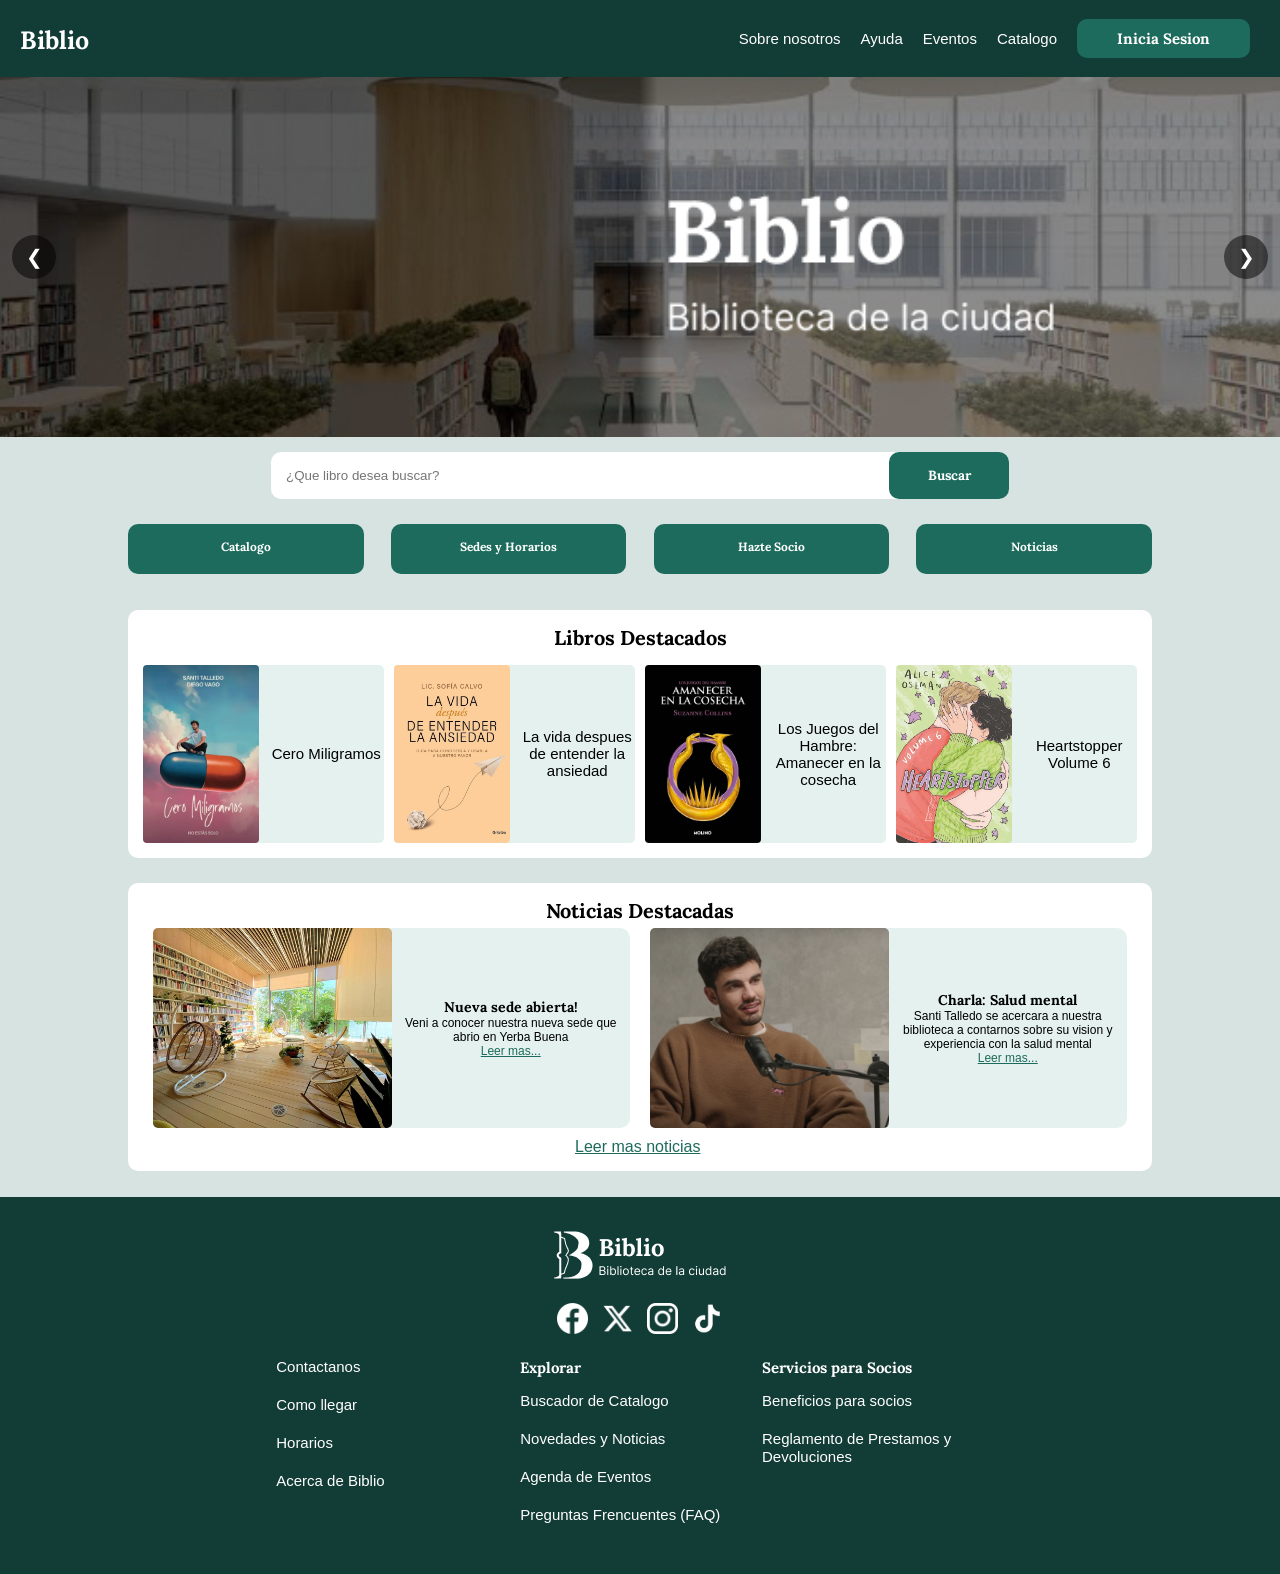
<file: index.html>
<!DOCTYPE html>
<html lang="es">
<head>
    <meta charset="UTF-8">
    <meta name="viewport" content="width=device-width, initial-scale=1.0">
    <title>Biblio</title>
    <link rel="stylesheet" href="./principal.css">
    <script src="./principal.js" defer></script>
    <link rel="preconnect" href="https://fonts.googleapis.com">
    <link rel="preconnect" href="https://fonts.gstatic.com" crossorigin>
    <link href="https://fonts.googleapis.com/css2?family=Lora:ital,wght@0,400..700;1,400..700&display=swap" rel="stylesheet">
    <link rel="icon" href="./imagenes/iconos/icono.jpeg">
</head>
<body>
    <header class="header">
        <div class="header__logo">
            <h1><a href="./index.html" class="logo__a">Biblio</a></h1>
        </div>
        <input type="checkbox" id="open-menu" class="nav-checkbox">
        <label for="open-menu" class="header__open-nav-button" aria-label="Abrir menú de navegación">
            <img src="./imagenes/iconos/menu.png" alt="Menu" class="menu-icon" aria-hidden="true">
        </label>
        <nav class="header__nav">
            <ul class="nav__list">
                <li><a href="./404.html" class="list-item-1">Inicia Sesion</a></li>
                <li><a href="./404.html" class="list-item">Catalogo</a></li>
                <li><a href="./404.html" class="list-item">Eventos</a></li>
                <li><a href="./404.html" class="list-item">Ayuda</a></li>
                <li><a href="./404.html" class="list-item">Sobre nosotros</a></li>
            </ul>
        </nav>
    </header>
    <main>
        <section class="main__carrousel">
            <div class="carousel-wrapper">
                <button id="prevBtn" class="carousel-btn left" aria-label="Imagen anterior">❮</button>
                <div class="carousel-container">
                    <div class="carousel-track" id="track">
                        <div class="carousel-slide">
                            <img src="./imagenes/carrusel/Carrusel_Logo.jpg" alt="Logo de la biblioteca Biblio en pantalla destacada">
                        </div>
                        <div class="carousel-slide">
                            <img src="./imagenes/carrusel/Carrusel_IA.jpg" alt="Banner sobre inteligencia artificial y libros">
                        </div>
                        <div class="carousel-slide">
                            <img src="./imagenes/carrusel/Carrusel_Santi.jpg" alt="Promoción de charla especial con Santi Talledo">
                        </div>
                    </div>
                </div>
                <button id="nextBtn" class="carousel-btn right" aria-label="Siguiente Imagen">❯</button>
            </div>
        </section>
        <section class="section__actions">
            <article class="buscador__container">
                <form class="buscador__input">
                    <input type="text" id="searchInput" placeholder="¿Que libro desea buscar?" class="input-buscar" aria-label="Buscar libro en el catálogo">
                    <button type="submit" class="buscador-button" aria-label="Realizar búsqueda">
                        <img src="./imagenes/iconos/search.png" alt="" class="buscador-icon" aria-hidden="true">
                        <span class="web-buscar">Buscar</span>
                    </button>
                </form>
            </article>
            <article class="CTAs">
                <a href="./404.html" class="cta__a">Catalogo</a>
                <a href="./404.html" class="cta__a">Sedes y Horarios</a>
                <a href="./404.html" class="cta__a">Hazte Socio</a>
                <a href="./404.html" class="cta__a">Noticias</a>
            </article>
        </section>
        <section class="section__libros">
            <h2>Libros Destacados</h2>
            <article class="libros__grid">
                <div class="grid__item">
                    <button class="close-btn" aria-label="Cerrar detalles del libro">✕</button>
                    <div class="item__img">
                        <img src="./imagenes/libros destacados/cero miligramos.webp" alt="Portada del libro Cero Miligramos" class="grid-libro">
                    </div>
                    <div class="item__info">
                        <p class="titulo-libro">Cero Miligramos</p>
                        <p class="desc-libro">Con una narrativa honesta y momentos de humor que iluminan incluso los episodios más oscuros, Cero Miligramos es un relato conmovedor sobre el crecimiento personal, la aceptación de uno mismo y el poder transformador del arte y los vínculos profundos. Esta novela invita a reflexionar, reír y emocionarse, recordándonos que siempre puede haber una salida, incluso en los momentos más difíciles.</p>
                    </div>
                </div>
                <div class="grid__item">
                    <button class="close-btn" aria-label="Cerrar detalles del libro">✕</button>
                    <div class="item__img">
                        <img src="./imagenes/libros destacados/sofi calvo libro.webp" alt="Portada del libro La vida después de entender la ansiedad" class="grid-libro">
                    </div>
                    <div class="item__info">
                        <p class="titulo-libro">La vida despues de entender la ansiedad</p>
                        <p class="desc-libro">A partir de su experiencia como psicóloga y de una búsqueda personal, Sofía Calvo propone una manera distinta de pensar la ansiedad: dejar de verla como una enemiga para reconocerla como una señal que merece ser escuchada. Una reflexión sobre el malestar de nuestro tiempo para dejar de confundir sobrevivir con vivir.</p>
                    </div>
                </div>
                <div class="grid__item">
                    <button class="close-btn" aria-label="Cerrar detalles del libro">✕</button>
                    <div class="item__img">
                        <img src="./imagenes/libros destacados/los juegos del hambre.webp" alt="Portada del libro Los Juegos del Hambre: Amanecer en la cosecha" class="grid-libro">
                    </div>
                    <div class="item__info">
                        <p class="titulo-libro">Los Juegos del Hambre: Amanecer en la cosecha</p>
                        <p class="desc-libro">En el Distrito 12, Haymitch Abernathy intenta no pensar demasiado en sus probabilidades. Lo único que le importa es que se acabe el día para poder estar con su chica. Cuando anuncian el nombre de Haymitch, todos sus sueños se rompen en pedazos. Lo separan de su familia y de su amada, y lo envían al Capitolio con los otros tres tributos del Distrito 12: una amiga que es casi como una hermana pequeña para él, un chico obsesionado con analizar apuestas y la chica más estirada de la ciudad. Cuando empiezan los Juegos, Haymitch comprende que en el Capitolio quieren que fracase. Sin embargo, algo dentro de él desea luchar… y que el eco de esa lucha llegue mucho más allá de la mortífera arena.</p>
                    </div>
                </div>
                <div class="grid__item">
                    <button class="close-btn" aria-label="Cerrar detalles del libro">✕</button>
                    <div class="item__img">
                        <img src="./imagenes/libros destacados/heartstopper 6.webp" alt="Portada del libro Heartstopper: Volume 6" class="grid-libro">
                    </div>
                    <div class="item__info">
                        <p class="titulo-libro">Heartstopper Volume 6</p>
                        <p class="desc-libro">Todo el mundo en la escuela conoce a Nick y Charlie. Todos saben que estaran juntos por siempre. Pero Charlie esta ocupado en su campaa para ser delegado. Y, mientras Nick se prepara para ir a la universidad, comienza a preguntarse quien sera el sin su novio… Este es el sexto y ultimo tomo de Heartstopper, el bestseller con millones de copias vendidas. Por la Alice Oseman.</p>
                    </div>
                </div>
                <div class="grid__item grid__item--catalogo">
                    <a href="./404.html" class="noticias__a">Ir al catalogo completo</a>
                </div>
            </article>
        </section>
        <section class="section__news">
            <h2>Noticias Destacadas</h2>
            <div class="news__container">
                <article class="noticia-1">
                    <div class="noticia-1__img">
                        <img src="./imagenes/noticias/biblioteca moderna.webp" alt="Interior moderno de la nueva sede de la biblioteca" class="img__not1">
                    </div>
                    <div class="noticia1__desc">
                        <h3>Nueva sede abierta!</h3>
                        <p>Veni a conocer nuestra nueva sede que abrio en Yerba Buena</p>
                        <a href="./404.html" class="noticia1__a">Leer mas...</a>
                    </div>
                </article>
                <article class="noticia-2">
                    <div class="noticia-2__img">
                        <img src="./imagenes/noticias/santitalledo.png" alt="Santi Talledo dando una charla" class="img__not2">
                    </div>
                    <div class="noticia2__desc">
                        <h3>Charla: Salud mental</h3>
                        <p>Santi Talledo se acercara a nuestra biblioteca a contarnos sobre su vision y experiencia con la salud mental</p>
                        <a href="./404.html" class="noticia2__a">Leer mas...</a>
                    </div>
                </article>
            </div>
            <div class="contenedor__a">
                <a href="./404.html" class="noticias__a">Leer mas noticias</a>
            </div>
        </section>
    </main>
    <footer>
        <div class="footer__logo">
            <img src="./imagenes/iconos/logo-footer.png" alt="Logotipo institucional de Biblio">
        </div>
        <div class="footer__redes">
                <img src="./imagenes/redes/facebook_logo(white).png" alt="Logotipo deFacebook" class="redes">
                <img src="./imagenes/redes/X_logo(white).png" alt="Logotipo de X" class="redes">
                <img src="./imagenes/redes/instagram_logo(white).png" alt="Logotipo de Instagram" class="redes">
                <img src="./imagenes/redes/tiktok_logo(white).png" alt="Logotipo de Tiktok" class="redes">
        </div>
        <div class="footer__info">
            <div class="info__a">
                <ol>
                    <li><a href="./404.html" class="footer-a">Contactanos</a></li>
                    <li><a href="./404.html" class="footer-a">Como llegar</a></li>
                    <li><a href="./404.html" class="footer-a">Horarios</a></li>
                    <li><a href="./404.html" class="footer-a">Acerca de Biblio</a></li>
                </ol>
            </div>
            <div class="info-container">
                <div class="info__a2">
                    <h6>Explorar</h6>
                    <ol>
                        <li><a href="./404.html" class="footer-a">Buscador de Catalogo</a></li>
                        <li><a href="./404.html" class="footer-a">Novedades y Noticias</a></li>
                        <li><a href="./404.html" class="footer-a">Agenda de Eventos</a></li>
                        <li><a href="./404.html" class="footer-a">Preguntas Frencuentes (FAQ)</a></li>
                    </ol>
                </div>
                <div class="info__a3">
                    <h6>Servicios para Socios</h6>
                    <ol>
                        <li><a href="./404.html" class="footer-a">Beneficios para socios</a></li>
                        <li><a href="./404.html" class="footer-a">Reglamento de Prestamos y Devoluciones</a></li>
                    </ol>
                </div>
            </div>
        </div>
    </footer>
</body>
</html>
</file>
<file: principal.css>
* {
    box-sizing: border-box;
    margin: 0;
    padding: 0;
}
body {
    background-color: #D7E3E1;
}

/* --- HEADER --- */
.header {
    background-color: #123C36;
    padding: 20px;
    display: flex;
    justify-content: space-between;
    align-items: center;
    position: sticky; 
    top: 0;
    z-index: 4000;
    width: 100%;
    position: relative; 
}
.logo__a {
    text-decoration: none;
    color: white;
    font-size: 35px;
    font-family: 'Lora', serif;
    z-index: 200;
}

/* --- NAVEGACION --- */
.header__open-nav-button {
    width: 30px;
    height: 30px;
    position: absolute;
    right: 30px;
    top: 50%;
    transform: translateY(-50%);
    z-index: 4100;
    cursor: pointer;
}
.menu-icon {
    width: 100%;
    height: 100%;
    object-fit: contain;
}
.header__nav {
    display: none;
}
.nav-checkbox {
    display: none;
}
.nav-checkbox:checked ~ .header__nav {
    display: flex;
    background-color: #123C36;
    position: fixed;
    height: calc(100vh - 60px);
    width: 100vw;
    top: 60px;
    left: 0;
    z-index: 3500;              
    overflow-y: auto;
}
.nav__list {
    list-style: none;
    display: flex;
    flex-direction: column;
    align-items: center;
    margin: auto;
    height: 40vh;
    font-family: Arial, sans-serif;
    justify-content: space-around;
}
.list-item, .list-item-1 {
    color: white;
    text-decoration: none;
    font-size: 20px;
}
.list-item-1 {
    font-family: 'Lora', serif;
    font-weight: bold;
    background-color: #1D6B5C;
    padding: 15px 60px;
    border-radius: 10px;
}

/* --- MAIN CARROUSEL --- */
.carousel-wrapper {
    position: relative;
    max-width: 100%;
    margin: 0 auto;
    z-index: 1;
}
.carousel-container {
    width: 100%;
    overflow: hidden;
}
.carousel-track {
    display: flex;
    overflow-x: auto;
    scroll-snap-type: x mandatory;
    scroll-behavior: smooth;
    scrollbar-width: none;
    -ms-overflow-style: none;
}
.carousel-track::-webkit-scrollbar {
    display: none;
}
.carousel-slide {
    flex: 0 0 100%;
    scroll-snap-align: start;
    width: 100%;
}
.carousel-slide img {
    width: 100%;
    height: 250px;
    object-fit: cover;
    background-position: center;
    display: block;
}
.carousel-btn {
    position: absolute;
    top: 50%;
    transform: translateY(-50%);
    background-color: rgba(0, 0, 0, 0.5);
    color: #ffffff;
    border: none;
    font-size: 20px;
    width: 44px;
    height: 44px;
    border-radius: 50%;
    cursor: pointer;
    display: flex;
    align-items: center;
    justify-content: center;
    transition: background-color 0.3s ease, transform 0.2s ease;
    z-index: 10;
}
.carousel-btn:hover {
    background-color: rgba(0, 0, 0, 0.8);
    transform: translateY(-50%) scale(1.05);
}
.carousel-btn.left {
    left: 12px;
}
.carousel-btn.right {
    right: 12px; 
}

/* --- MAIN CTA BUSQUEDA --- */
.buscador__container {
    position: relative;
}
.input-buscar {
    width: 90%;
    padding: 15px;
    border-radius: 10px;
    border: none;
    margin: 15px;
    height: 47px;
}
.buscador-button {
    position: absolute;
    top: 15px;
    right: 15px;
    width: 47px;
    height: 47px;
    background-color: #1D6B5C;
    border: none;
    border-radius: 10px;
    cursor: pointer;
    display: flex;
    align-items: center;
    justify-content: center;
}
.buscador-icon {
    width: 27px;
    height: 27px;
}
.web-buscar {
    display: none;
}

/* --- MAIN CTA BOTONES --- */
.CTAs {
    display: flex;
    flex-direction: column;
    align-items: center;
    margin: auto;
}
.cta__a {
    font-family: 'Lora', serif;
    font-size: 20px;
    font-weight: bold;
    background-color: #1D6B5C;
    color: white;
    text-decoration: none;
    width: 90%;
    min-height: 50px;
    margin: 10px 0;
    border-radius: 10px;
    text-align: center;
    padding-top: 10px;
}

/* --- MAIN LIBROS DESTACADOS --- */
.section__libros, .section__news {
    background-color: white;
    width: 92%;
    margin: auto;
    padding: 15px;
    border-radius: 10px;
    margin-top: 2%;
    margin-bottom: 2%;
}
h2 {
    font-family: 'Lora', serif;
    font-size: 20px;
    text-align: center;
    padding-bottom: 5px;
}
.libros__grid {
    margin: auto;
    width: 100%;
    display: grid;
    grid-template-columns: 1fr 1fr;
    grid-template-rows: 1fr 1fr;
    gap: 10px;
    margin-top: 10px;
}
.grid__item {
    background-color: #E4F1EE;
    border-radius: 5px;
    display: flex;
    align-items: center;
    gap: 10px;
    position: relative; 
    cursor: pointer;
    transition: all 0.3s ease;
}
.grid__item--catalogo {
    text-align: center;
    justify-content: center;
    align-content: center;
    font-size: 10px;
    display: none;
}
.close-btn {
    display: none;
    position: absolute;
    top: 8px;
    right: 8px;
    background-color: transparent;
    border: none;
    width: 24px;
    height: 24px;
    font-size: 20px;
    color: #1D6B5C;
    cursor: pointer;
    z-index: 5;
}
.grid-libro {
    width: 100%;
    height: 100%;
    object-fit: cover;
    border-radius: 4px;
}
.titulo-libro, .desc-libro {
    font-family: Arial, sans-serif;
    font-size: 12px;
    text-align: center;
    width: 100%;
}
.titulo-libro {
    align-content: center;
}
.item__img, .item__info {
    width: 50%;
    height: 100%;
    display: flex;
}
.desc-libro {
    padding-top: 10px;
    display: none;
}
.grid__item.expanded {
    grid-row-start: 1;
    grid-row-end: 3;
    grid-column-start: 1;
    grid-column-end: 3;
    .desc-libro{
        display: block;
    }
    .item__info{
        flex-direction: column;
        justify-content: center;
    }
    .close-btn{
        display: flex;
        align-items: center;
        justify-content: center;
    }
}
.libros__grid:has(.grid__item.expanded) .grid__item--catalogo {
    display: flex;
}

/* --- MAIN NOTICIAS DESTACADAS --- */

.noticia-1, .noticia-2{
    margin: 15px 0;
    width: 100%;
    height: 150px;
    background-color: #E4F1EE;
    border-radius: 10px;
    display: flex;
}
.noticia-1__img, .noticia-2__img{
    width: 50%;
    height: 100%;
    display: inline-block;
}
.noticia2__desc, .noticia1__desc{
    width: 50%;
    font-family: Arial, serif;
    font-size: 12px;
    display: inline-block;
    padding: 10px;
    text-align: center;
    align-content: center;
}
h3{
    font-family: 'Lora';
}
.noticia1__a, .noticia2__a{
    color:#1D6B5C;
}
.contenedor__a{
    width: 130px;
    margin: auto;
    color:#1D6B5C;
}
.noticias__a{
    font-family: Arial, sans-serif;
    color:#1D6B5C;
    text-align: center;
}
.img__not2, .img__not1{
    width: 100%;
    height: 100%;
    object-fit: cover;
    border-radius: 5px;
}

/* ---  FOOTER --- */

footer{
    background-color: #123C36;
    display:flex;
    flex-direction: column;
    padding: 30px;
}
.footer__logo{
    margin: auto;
}
.footer__redes{
    margin: auto;
    padding: 20px 0;
}
.redes{
    width: 31px;
    height: 31px;
    margin-left: 5px;
    margin-right: 5px;
}
ol{
    list-style: none;
}
ol>li{
    padding-bottom: 20px;
}
h6{
    color: white;
    font-family: 'Lora';
    font-size: 15px;
    padding-bottom: 15px;
}
.footer-a{
    color: white;
    text-decoration: none;
    font-family: Arial;
    font-size: 15px;
}
.info-container{
    display: flex;
}
.info__a2, .info__a3{
    width: 50%;
}

/* --- PAGINA 404 --- */

.titulo-aviso{
    font-size: 30px;
    padding-top: 30px;
}
.texto-aviso{
    font-family: Arial;
    font-size: 15px;
    text-align: center;
    padding: 30px 80px;
}
.contenedor__img-herramienta{
    height: 80px;
    width: 80px;
    margin: auto;
    margin-bottom: 30px;
}
.img-herramienta{
    width: 100%;
    height: 100%;
}

/* --- MEDIA QUERIES --- */

@media (min-width: 500px){
    .input-buscar{
        width: 93%;
    }
}

@media (min-width: 768px){

    /* --- HEADER --- */

    .logo__a{
        font-size: 25px;
    }
    
    /* --- NAVEGACION --- */

    .header__nav{
    display: block;
    }

    .nav-checkbox, .header__open-nav-button{
        display: none;
    }
    .nav__bar{
        display: block;
        display: flex;
    }
    .nav__list{
        flex-direction: row-reverse;
        height: 100%;
    }
    .list-item, .list-item-1{
        margin: 0 10px;
        font-size: 15px;
    }
    .list-item-1{
        padding: 10px 40px;
    }
    .list-item-1:hover{
        background-color:#297e6d;
    }

    /* --- CAROUSEL --- */

    .carousel-slide img{
        height: 360px;
    }

    /* --- BUSQUEDA --- */

    .buscador__input{
        width: 60%;
        margin: auto;
        display: flex;
        position: relative;
    }
    .input-buscar{
        width: 100%;
    }
    .buscador-icon{
        display: none;
    }
    .web-buscar{
        display:block;
        font-family: 'Lora';
        font-weight: bold;
        color: white;
    }
    .buscador-button{
        width: 120px;
        position: absolute;
    }

    /* --- CTA ---*/

    .CTAs{
        width: 80%;
        flex-direction: row;
        justify-content: space-between;
    }
    .cta__a{
        padding-top: 15px;
        font-size: 12px;
        width: 23%;
    }

    /* --- LIBROS DESTACADOS --- */

    .section__libros, .section__news{
        width: 80%;
    }
    .libros__grid{
        grid-template-columns: repeat(4, 1fr);
        grid-template-rows: 1fr;
    }
    .titulo-libro, .desc-libro{
        font-size: 15px;
    }
    .grid__item>a{
        font-size: 15px;
    }

    /* --- NOTICIAS DESTACADAS --- */

    .news__container{
        display: flex;
        flex-direction: row;
        height: 200px;
    }
    .noticia-1, .noticia-2{
        width: 50%;
        margin: 0 10px;
        height: 100%;
    }
    .contenedor__a{
        margin-top: 10px;
    }

    /* --- FOOTER --- */

    .footer__info{
        margin: auto;
        width: 80%;
        display: flex;
        flex-direction: row;
        justify-content: center;
    }
    .info__a2, .info__a3{
        width: 100%;
    }
    .info__a{
        width:25%;
    }

    /* --- PAGINA 404 --- */

    .contenedor__img-herramienta{
        margin-bottom: 44px;
    }

}
</file>
